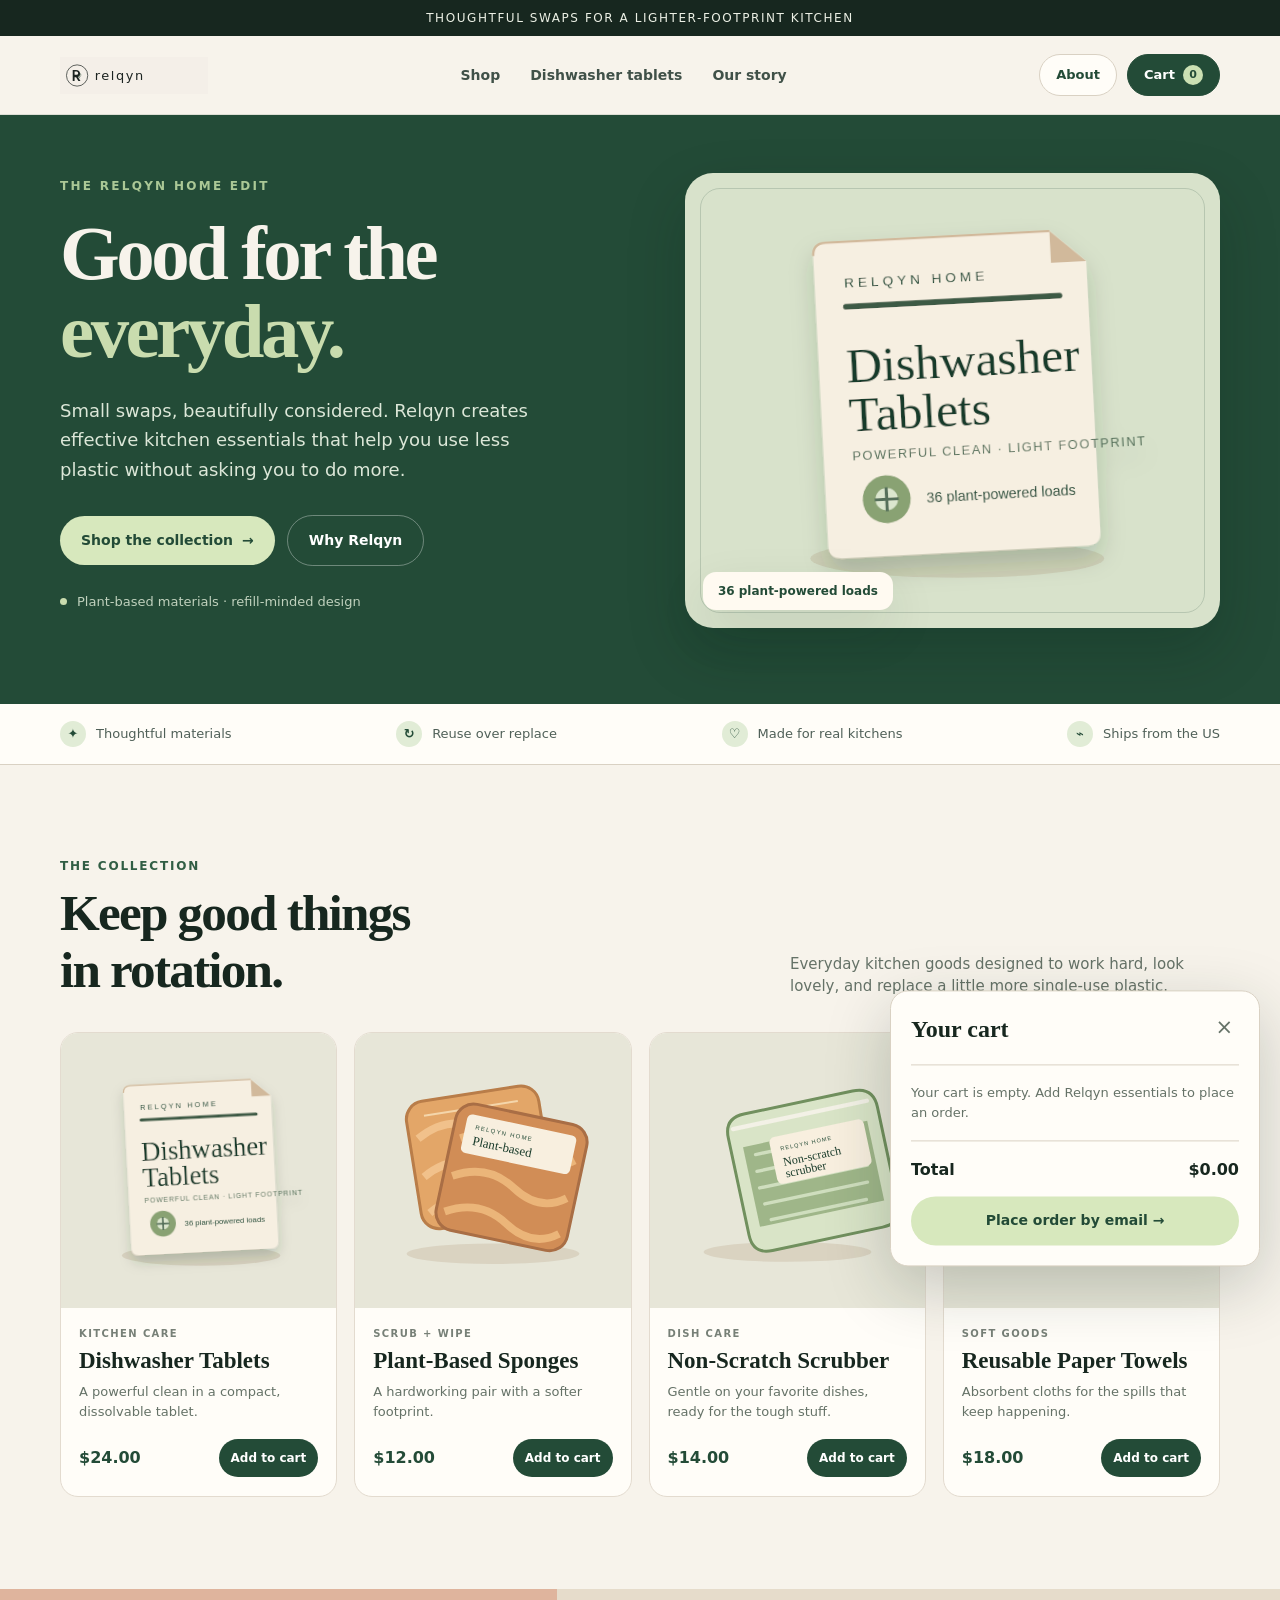
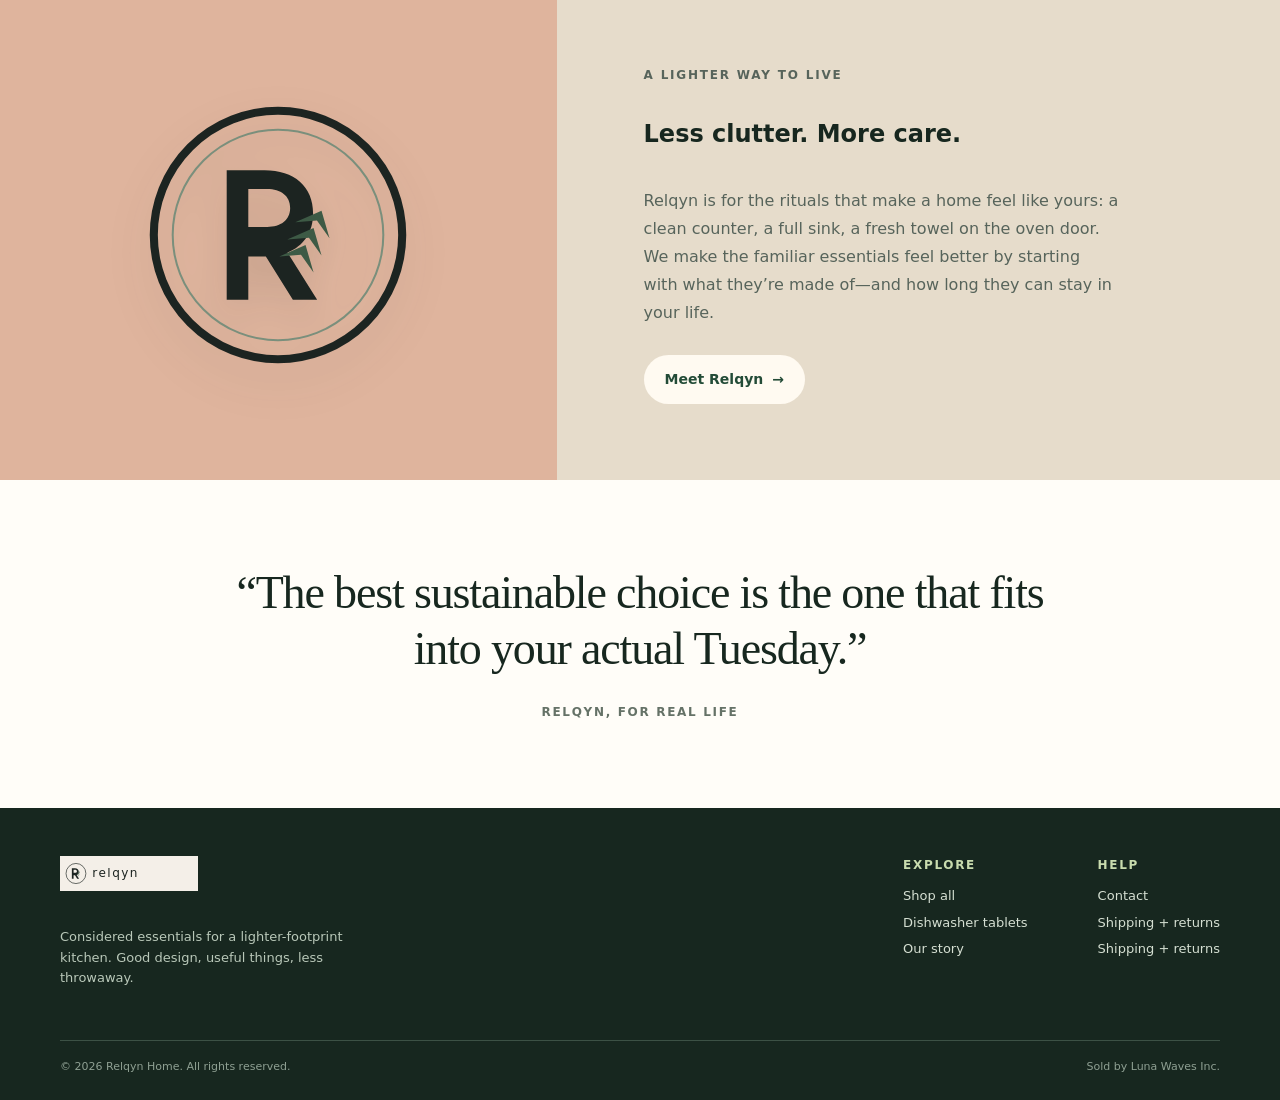
<file: index.html>
<!doctype html>
<html lang="en">
<head><meta charset="utf-8"><meta name="viewport" content="width=device-width, initial-scale=1"><title>Relqyn — a better clean for home</title><meta name="description" content="Relqyn makes considered, plastic-replacing essentials for the everyday kitchen."><link rel="stylesheet" href="styles.css"></head>
<body>
  <div class="utility">Thoughtful swaps for a lighter-footprint kitchen</div>
  <header class="site-header"><div class="container nav">
    <a href="index.html" aria-label="Relqyn home"><img class="brand-logo" src="assets/relqyn-lockup-horizontal.svg" alt="Relqyn"></a>
    <button class="menu-button" id="menu-button" aria-label="Open menu">☰</button>
    <nav class="nav-links" id="nav-links"><a href="index.html#shop">Shop</a><a href="products/dishwasher-tablets.html">Dishwasher tablets</a><a href="about.html">Our story</a></nav>
    <div class="nav-actions"><a class="nav-link-button" href="about.html">About</a><button class="cart-button cart-open" type="button">Cart <span class="cart-count">0</span></button></div>
  </div></header>
  <main>
    <section class="hero"><div class="container hero-grid"><div>
      <p class="eyebrow">The Relqyn home edit</p><h1>Good for the <em>everyday.</em></h1>
      <p class="hero-copy">Small swaps, beautifully considered. Relqyn creates effective kitchen essentials that help you use less plastic without asking you to do more.</p>
      <div class="button-row"><a class="button button-primary" href="#shop">Shop the collection <span>→</span></a><a class="button button-ghost" href="about.html">Why Relqyn</a></div>
      <p class="hero-note"><span></span> Plant-based materials · refill-minded design</p>
    </div><div class="hero-art"><img src="assets/dishwasher-tablets.svg" alt="Relqyn Dishwasher Tablets carton"><div class="floating-tag">36 plant-powered loads</div></div></div></section>
    <section class="strip"><div class="container strip-items"><div class="strip-item"><span class="strip-icon">✦</span> Thoughtful materials</div><div class="strip-item"><span class="strip-icon">↻</span> Reuse over replace</div><div class="strip-item"><span class="strip-icon">♡</span> Made for real kitchens</div><div class="strip-item"><span class="strip-icon">⌁</span> Ships from the US</div></div></section>
    <section class="section" id="shop"><div class="container"><div class="section-head"><div><p class="section-kicker">The collection</p><h2>Keep good things<br>in rotation.</h2></div><p class="section-intro">Everyday kitchen goods designed to work hard, look lovely, and replace a little more single-use plastic.</p></div>
      <div class="products-grid">
        <article class="product-card" data-product data-name="Dishwasher Tablets" data-price="24"><a class="product-image" href="products/dishwasher-tablets.html"><img src="assets/dishwasher-tablets.svg" alt="Dishwasher Tablets"></a><div class="product-info"><span class="product-type">Kitchen care</span><h3 class="product-name">Dishwasher Tablets</h3><p class="product-desc">A powerful clean in a compact, dissolvable tablet.</p><div class="product-bottom"><span class="price">$24.00</span><button class="add-button add-to-cart" type="button">Add to cart</button></div></div></article>
        <article class="product-card" data-product data-name="Plant-Based Sponges" data-price="12"><div class="product-image"><img src="assets/sponges.svg" alt="Plant-Based Sponges"></div><div class="product-info"><span class="product-type">Scrub + wipe</span><h3 class="product-name">Plant-Based Sponges</h3><p class="product-desc">A hardworking pair with a softer footprint.</p><div class="product-bottom"><span class="price">$12.00</span><button class="add-button add-to-cart" type="button">Add to cart</button></div></div></article>
        <article class="product-card" data-product data-name="Non-Scratch Dish Scrubber" data-price="14"><div class="product-image"><img src="assets/scrubber.svg" alt="Non-Scratch Dish Scrubber"></div><div class="product-info"><span class="product-type">Dish care</span><h3 class="product-name">Non-Scratch Scrubber</h3><p class="product-desc">Gentle on your favorite dishes, ready for the tough stuff.</p><div class="product-bottom"><span class="price">$14.00</span><button class="add-button add-to-cart" type="button">Add to cart</button></div></div></article>
        <article class="product-card" data-product data-name="Reusable Paper Towels" data-price="18"><div class="product-image"><img src="assets/towels.svg" alt="Reusable Paper Towels"></div><div class="product-info"><span class="product-type">Soft goods</span><h3 class="product-name">Reusable Paper Towels</h3><p class="product-desc">Absorbent cloths for the spills that keep happening.</p><div class="product-bottom"><span class="price">$18.00</span><button class="add-button add-to-cart" type="button">Add to cart</button></div></div></article>
      </div></div></section>
    <section class="story"><div class="story-grid"><div class="story-art"><img class="seal" src="assets/relqyn-leaf-seal.svg" alt="Relqyn leaf seal"></div><div class="story-copy"><p class="section-kicker">A lighter way to live</p><h2>Less clutter. More care.</h2><p>Relqyn is for the rituals that make a home feel like yours: a clean counter, a full sink, a fresh towel on the oven door. We make the familiar essentials feel better by starting with what they’re made of—and how long they can stay in your life.</p><div class="button-row"><a class="button button-light" href="about.html">Meet Relqyn <span>→</span></a></div></div></div></section>
    <section class="quote"><div class="container"><blockquote>“The best sustainable choice is the one that fits into your actual Tuesday.”</blockquote><cite>Relqyn, for real life</cite></div></section>
  </main>
  <footer class="site-footer"><div class="container"><div class="footer-grid"><div class="footer-brand"><img src="assets/relqyn-lockup-horizontal.svg" alt="Relqyn"><p>Considered essentials for a lighter-footprint kitchen. Good design, useful things, less throwaway.</p></div><div class="footer-links"><div><h4>Explore</h4><a href="#shop">Shop all</a><a href="products/dishwasher-tablets.html">Dishwasher tablets</a><a href="about.html">Our story</a></div><div><h4>Help</h4><a href="mailto:rosenbergjacobny@gmail.com">Contact</a><a href="shipping.html">Shipping + returns</a><a href="shipping.html">Shipping + returns</a></div></div></div><div class="copyright"><span>© 2026 Relqyn Home. All rights reserved.</span><span>Sold by Luna Waves Inc.</span></div></div></footer>
  <aside class="cart-drawer" id="cart-drawer" aria-label="Shopping cart"><button class="cart-close" type="button" aria-label="Close cart">×</button><h3>Your cart</h3><div class="cart-items" id="cart-items"></div><div class="cart-total"><span>Total</span><span id="cart-total">$0.00</span></div><button class="button button-primary" id="checkout" type="button" style="width:100%">Place order by email →</button></aside>
  <script src="script.js"></script>
</body></html>
</file>
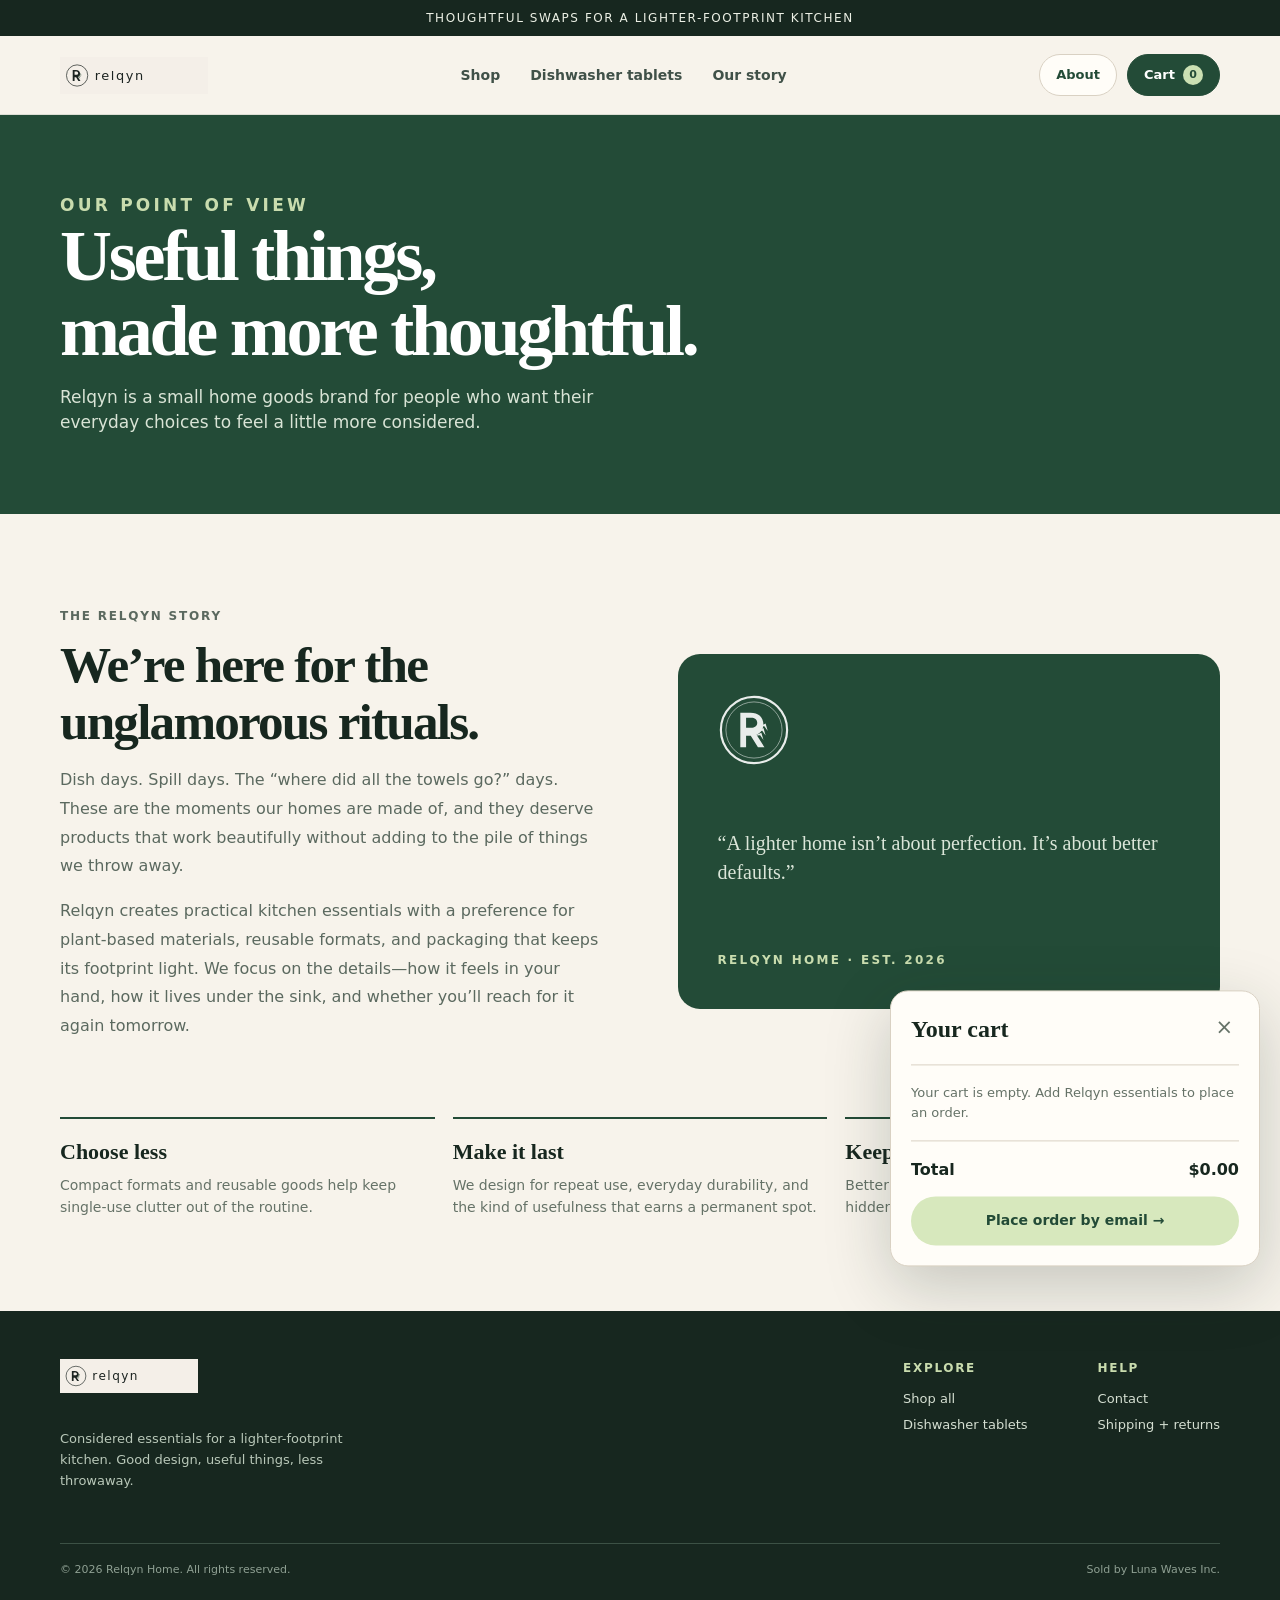
<file: about.html>
<!doctype html>
<html lang="en"><head><meta charset="utf-8"><meta name="viewport" content="width=device-width, initial-scale=1"><title>About Relqyn — everyday essentials, reconsidered</title><meta name="description" content="Learn about Relqyn and our approach to better everyday kitchen essentials."><link rel="stylesheet" href="styles.css"></head>
<body><div class="utility">Thoughtful swaps for a lighter-footprint kitchen</div><header class="site-header"><div class="container nav"><a href="index.html"><img class="brand-logo" src="assets/relqyn-lockup-horizontal.svg" alt="Relqyn"></a><button class="menu-button" id="menu-button" aria-label="Open menu">☰</button><nav class="nav-links" id="nav-links"><a href="index.html#shop">Shop</a><a href="products/dishwasher-tablets.html">Dishwasher tablets</a><a href="about.html">Our story</a></nav><div class="nav-actions"><a class="nav-link-button" href="about.html">About</a><button class="cart-button cart-open" type="button">Cart <span class="cart-count">0</span></button></div></div></header>
<main><section class="page-hero"><div class="container"><p class="eyebrow">Our point of view</p><h1>Useful things,<br>made more thoughtful.</h1><p>Relqyn is a small home goods brand for people who want their everyday choices to feel a little more considered.</p></div></section><section class="section"><div class="container about-grid"><div class="about-copy"><p class="section-kicker">The Relqyn story</p><h2>We’re here for the unglamorous rituals.</h2><p>Dish days. Spill days. The “where did all the towels go?” days. These are the moments our homes are made of, and they deserve products that work beautifully without adding to the pile of things we throw away.</p><p>Relqyn creates practical kitchen essentials with a preference for plant-based materials, reusable formats, and packaging that keeps its footprint light. We focus on the details—how it feels in your hand, how it lives under the sink, and whether you’ll reach for it again tomorrow.</p></div><div class="about-panel"><img class="seal" src="assets/relqyn-leaf-seal.svg" alt="Relqyn leaf seal"><p>“A lighter home isn’t about perfection. It’s about better defaults.”</p><span class="eyebrow" style="margin:0;color:#c9dcae">Relqyn Home · Est. 2026</span></div></div><div class="container"><div class="values"><div class="value-card"><h3>Choose less</h3><p>Compact formats and reusable goods help keep single-use clutter out of the routine.</p></div><div class="value-card"><h3>Make it last</h3><p>We design for repeat use, everyday durability, and the kind of usefulness that earns a permanent spot.</p></div><div class="value-card"><h3>Keep it lovely</h3><p>Better choices should feel good to live with—not hidden away, but right there in your kitchen.</p></div></div></div></section></main>
<footer class="site-footer"><div class="container"><div class="footer-grid"><div class="footer-brand"><img src="assets/relqyn-lockup-horizontal.svg" alt="Relqyn"><p>Considered essentials for a lighter-footprint kitchen. Good design, useful things, less throwaway.</p></div><div class="footer-links"><div><h4>Explore</h4><a href="index.html#shop">Shop all</a><a href="products/dishwasher-tablets.html">Dishwasher tablets</a></div><div><h4>Help</h4><a href="mailto:rosenbergjacobny@gmail.com">Contact</a><a href="shipping.html">Shipping + returns</a></div></div></div><div class="copyright"><span>© 2026 Relqyn Home. All rights reserved.</span><span>Sold by Luna Waves Inc.</span></div></div></footer><aside class="cart-drawer" id="cart-drawer" aria-label="Shopping cart"><button class="cart-close" type="button" aria-label="Close cart">×</button><h3>Your cart</h3><div class="cart-items" id="cart-items"></div><div class="cart-total"><span>Total</span><span id="cart-total">$0.00</span></div><button class="button button-primary" id="checkout" type="button" style="width:100%">Place order by email →</button></aside><script src="script.js"></script></body></html>
</file>
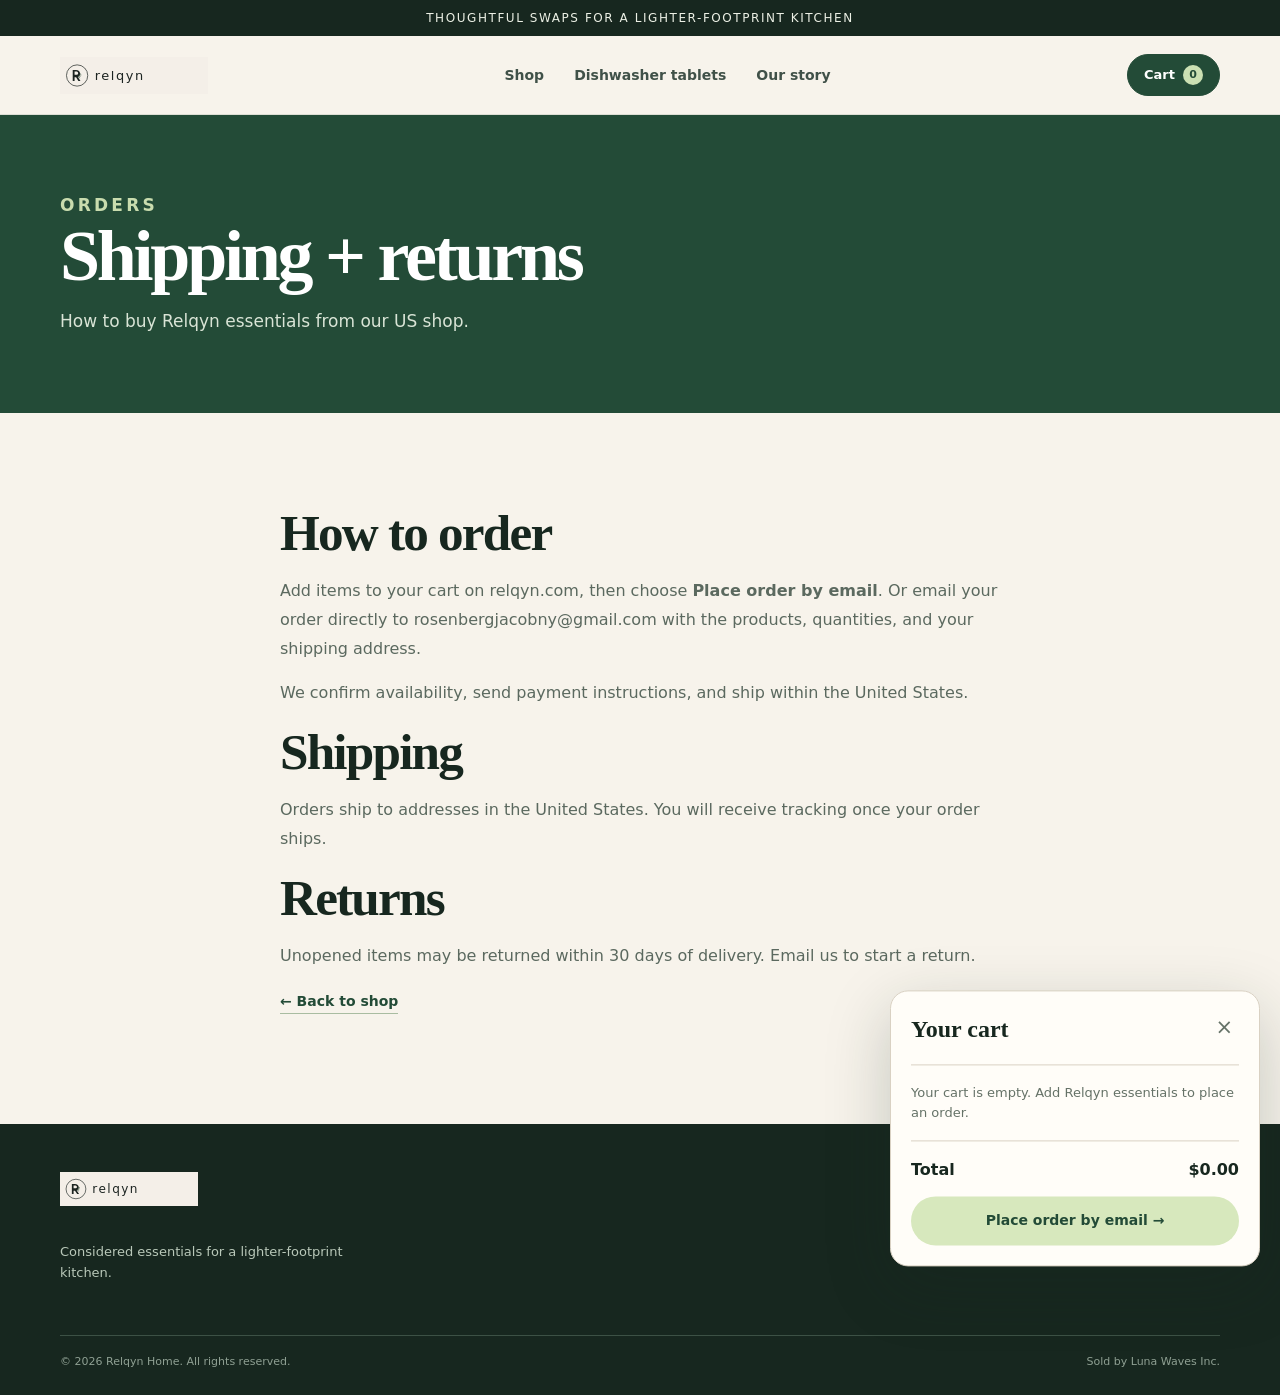
<file: shipping.html>
<!doctype html>
<html lang="en">
<head><meta charset="utf-8"><meta name="viewport" content="width=device-width, initial-scale=1"><title>Shipping + returns — Relqyn</title><link rel="stylesheet" href="styles.css"></head>
<body>
  <div class="utility">Thoughtful swaps for a lighter-footprint kitchen</div>
  <header class="site-header"><div class="container nav"><a href="index.html"><img class="brand-logo" src="assets/relqyn-lockup-horizontal.svg" alt="Relqyn"></a><nav class="nav-links" id="nav-links"><a href="index.html#shop">Shop</a><a href="products/dishwasher-tablets.html">Dishwasher tablets</a><a href="about.html">Our story</a></nav><div class="nav-actions"><button class="cart-button cart-open" type="button">Cart <span class="cart-count">0</span></button></div></div></header>
  <main>
    <section class="page-hero"><div class="container"><p class="eyebrow">Orders</p><h1>Shipping + returns</h1><p>How to buy Relqyn essentials from our US shop.</p></div></section>
    <section class="section"><div class="container about-copy" style="max-width:720px">
      <h2>How to order</h2>
      <p>Add items to your cart on <a href="index.html">relqyn.com</a>, then choose <strong>Place order by email</strong>. Or email your order directly to <a href="mailto:rosenbergjacobny@gmail.com">rosenbergjacobny@gmail.com</a> with the products, quantities, and your shipping address.</p>
      <p>We confirm availability, send payment instructions, and ship within the United States.</p>
      <h2>Shipping</h2>
      <p>Orders ship to addresses in the United States. You will receive tracking once your order ships.</p>
      <h2>Returns</h2>
      <p>Unopened items may be returned within 30 days of delivery. Email us to start a return.</p>
      <p><a class="text-link" href="index.html#shop">← Back to shop</a></p>
    </div></section>
  </main>
  <footer class="site-footer"><div class="container"><div class="footer-grid"><div class="footer-brand"><img src="assets/relqyn-lockup-horizontal.svg" alt="Relqyn"><p>Considered essentials for a lighter-footprint kitchen.</p></div><div class="footer-links"><div><h4>Explore</h4><a href="index.html#shop">Shop all</a><a href="about.html">Our story</a></div><div><h4>Help</h4><a href="mailto:rosenbergjacobny@gmail.com">Contact</a><a href="shipping.html">Shipping + returns</a></div></div></div><div class="copyright"><span>© 2026 Relqyn Home. All rights reserved.</span><span>Sold by Luna Waves Inc.</span></div></div></footer>
  <aside class="cart-drawer" id="cart-drawer" aria-label="Shopping cart"><button class="cart-close" type="button" aria-label="Close cart">×</button><h3>Your cart</h3><div class="cart-items" id="cart-items"></div><div class="cart-total"><span>Total</span><span id="cart-total">$0.00</span></div><button class="button button-primary" id="checkout" type="button" style="width:100%">Place order by email →</button></aside>
  <script src="script.js"></script>
</body></html>
</file>
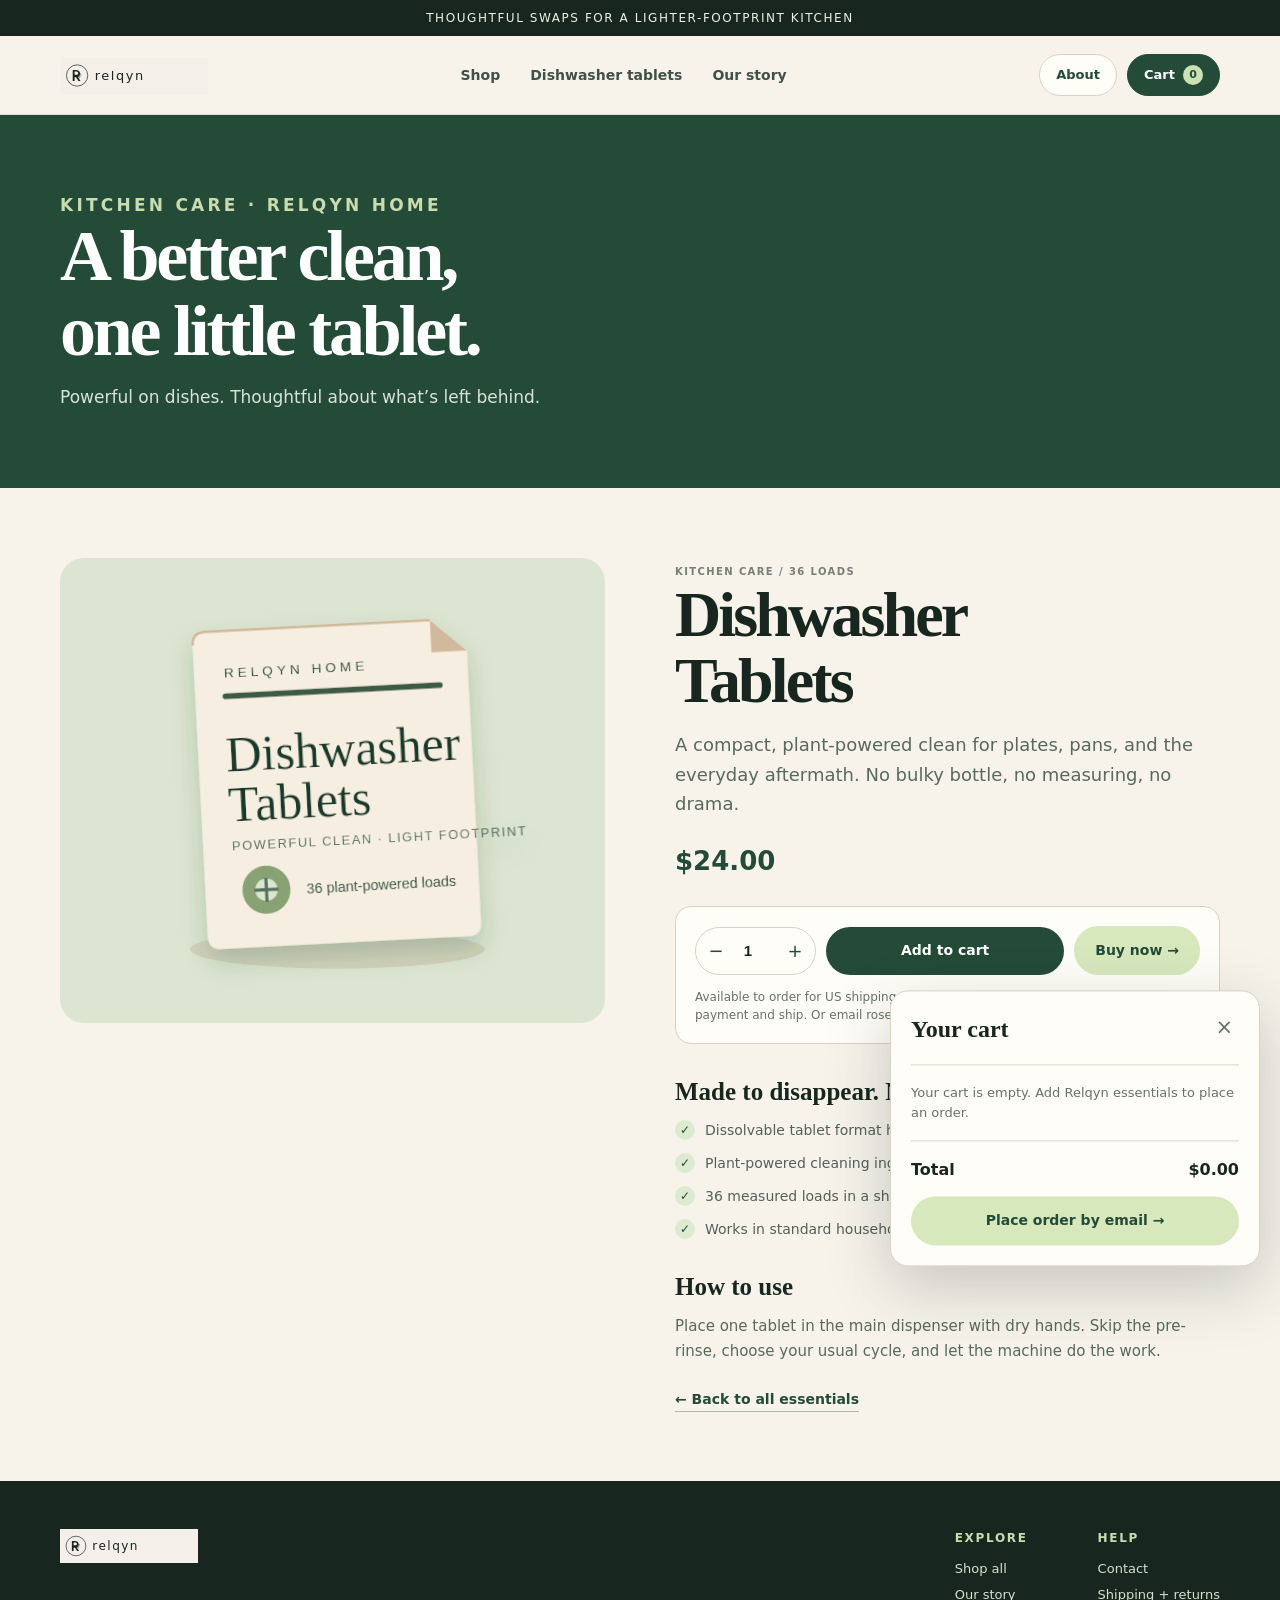
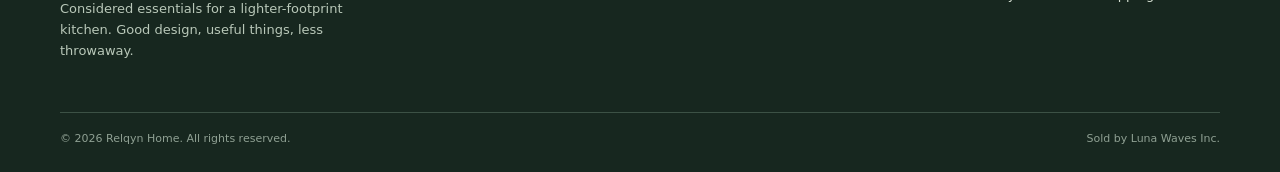
<file: products/dishwasher-tablets.html>
<!doctype html>
<html lang="en">
<head><meta charset="utf-8"><meta name="viewport" content="width=device-width, initial-scale=1"><title>Dishwasher Tablets — Relqyn</title><meta name="description" content="Relqyn Dishwasher Tablets: powerful plant-powered cleaning for 36 loads."><link rel="stylesheet" href="../styles.css"></head>
<body data-product data-name="Dishwasher Tablets" data-price="24">
  <div class="utility">Thoughtful swaps for a lighter-footprint kitchen</div>
  <header class="site-header"><div class="container nav"><a href="../index.html"><img class="brand-logo" src="../assets/relqyn-lockup-horizontal.svg" alt="Relqyn"></a><button class="menu-button" id="menu-button" aria-label="Open menu">☰</button><nav class="nav-links" id="nav-links"><a href="../index.html#shop">Shop</a><a href="dishwasher-tablets.html">Dishwasher tablets</a><a href="../about.html">Our story</a></nav><div class="nav-actions"><a class="nav-link-button" href="../about.html">About</a><button class="cart-button cart-open" type="button">Cart <span class="cart-count">0</span></button></div></div></header>
  <main><section class="page-hero"><div class="container"><p class="eyebrow">Kitchen care · Relqyn Home</p><h1>A better clean,<br>one little tablet.</h1><p>Powerful on dishes. Thoughtful about what’s left behind.</p></div></section>
    <section class="detail"><div class="container detail-grid"><div class="detail-visual"><img src="../assets/dishwasher-tablets.svg" alt="Relqyn Dishwasher Tablets carton"></div><div class="detail-content"><span class="product-type">Kitchen care / 36 loads</span><h1>Dishwasher<br>Tablets</h1><p class="lead">A compact, plant-powered clean for plates, pans, and the everyday aftermath. No bulky bottle, no measuring, no drama.</p><p class="detail-price">$24.00</p><div class="buy-box"><div class="buy-row"><div class="quantity"><button type="button" id="quantity-minus" aria-label="Decrease quantity">−</button><input id="quantity" type="number" min="1" value="1" aria-label="Quantity"><button type="button" id="quantity-plus" aria-label="Increase quantity">+</button></div><button class="add-button add-to-cart" type="button">Add to cart</button><button class="button button-primary buy-now" type="button">Buy now →</button></div><p class="buy-note">Available to order for US shipping. Place your order by email — we confirm payment and ship. Or email <a class="email-order" href="mailto:rosenbergjacobny@gmail.com">rosenbergjacobny@gmail.com</a>.</p></div><h3>Made to disappear. Not linger.</h3><ul class="check-list"><li>Dissolvable tablet format helps cut down on packaging.</li><li>Plant-powered cleaning ingredients for everyday dishes.</li><li>36 measured loads in a shelf-friendly refill carton.</li><li>Works in standard household dishwashers.</li></ul><h3>How to use</h3><p class="lead" style="font-size:15px">Place one tablet in the main dispenser with dry hands. Skip the pre-rinse, choose your usual cycle, and let the machine do the work.</p><a class="text-link" href="../index.html#shop">← Back to all essentials</a></div></div></section>
  </main>
  <footer class="site-footer"><div class="container"><div class="footer-grid"><div class="footer-brand"><img src="../assets/relqyn-lockup-horizontal.svg" alt="Relqyn"><p>Considered essentials for a lighter-footprint kitchen. Good design, useful things, less throwaway.</p></div><div class="footer-links"><div><h4>Explore</h4><a href="../index.html#shop">Shop all</a><a href="../about.html">Our story</a></div><div><h4>Help</h4><a href="mailto:rosenbergjacobny@gmail.com">Contact</a><a href="../shipping.html">Shipping + returns</a></div></div></div><div class="copyright"><span>© 2026 Relqyn Home. All rights reserved.</span><span>Sold by Luna Waves Inc.</span></div></div></footer>
  <aside class="cart-drawer" id="cart-drawer" aria-label="Shopping cart"><button class="cart-close" type="button" aria-label="Close cart">×</button><h3>Your cart</h3><div class="cart-items" id="cart-items"></div><div class="cart-total"><span>Total</span><span id="cart-total">$0.00</span></div><button class="button button-primary" id="checkout" type="button" style="width:100%">Place order by email →</button></aside><script src="../script.js"></script>
</body></html>
</file>
<file: styles.css>
:root{--ink:#17271f;--forest:#234b37;--forest-2:#315e44;--moss:#79966b;--cream:#f7f3eb;--paper:#fffdf8;--clay:#dfb49d;--sand:#e8dcc9;--line:#d9d1c3;--muted:#657267;--shadow:0 20px 50px rgba(25,54,39,.11)}
*{box-sizing:border-box}html{scroll-behavior:smooth}body{margin:0;background:var(--cream);color:var(--ink);font-family:'DM Sans',system-ui,sans-serif;line-height:1.5}a{color:inherit;text-decoration:none}button{font:inherit;cursor:pointer;border:0}.container{width:min(1160px,calc(100% - 40px));margin:0 auto}.utility{background:var(--ink);color:#ecf0e5;text-align:center;font-size:12px;letter-spacing:.13em;text-transform:uppercase;padding:9px 16px}.site-header{position:sticky;top:0;z-index:20;background:rgba(247,243,235,.95);backdrop-filter:blur(16px);border-bottom:1px solid rgba(36,75,55,.12)}.nav{height:78px;display:flex;align-items:center;justify-content:space-between;gap:24px}.brand-logo{width:148px;display:block}.nav-links{display:flex;align-items:center;gap:30px;color:#405148;font-size:14px;font-weight:600}.nav-links a:hover{color:var(--forest)}.nav-actions{display:flex;gap:10px;align-items:center}.nav-link-button,.cart-button{border:1px solid var(--line);background:var(--paper);border-radius:999px;padding:10px 16px;font-size:13px;font-weight:700;color:var(--forest)}.cart-button{background:var(--forest);color:#fff;border-color:var(--forest);display:inline-flex;gap:8px;align-items:center}.cart-count{background:#cbe0b3;color:var(--forest);border-radius:50%;min-width:20px;height:20px;display:grid;place-items:center;font-size:11px}.menu-button{display:none;background:none;font-size:24px;color:var(--forest)}
.hero{padding:58px 0 76px;background:var(--forest);color:#f7f3eb;overflow:hidden}.hero-grid{display:grid;grid-template-columns:1.02fr .98fr;align-items:center;gap:68px}.eyebrow{font-size:12px;letter-spacing:.19em;text-transform:uppercase;color:#abc896;font-weight:700;margin:0 0 20px}.hero h1{font-family:'Playfair Display',Georgia,serif;font-size:clamp(46px,6vw,80px);line-height:1.02;letter-spacing:-.045em;margin:0 0 24px;font-weight:600}.hero h1 em{color:#c9dcae;font-style:normal}.hero-copy{font-size:18px;line-height:1.65;max-width:500px;color:#dce7d8;margin:0 0 30px}.button-row{display:flex;gap:12px;align-items:center;flex-wrap:wrap}.button{display:inline-flex;align-items:center;justify-content:center;gap:9px;padding:14px 21px;border-radius:999px;font-weight:700;font-size:14px;transition:transform .2s,box-shadow .2s,background .2s}.button:hover{transform:translateY(-2px);box-shadow:0 8px 18px rgba(0,0,0,.12)}.button-primary{background:#d7e8bd;color:var(--forest)}.button-light{background:#fffaf1;color:var(--forest)}.button-ghost{border:1px solid rgba(255,255,255,.34);color:#fff;background:transparent}.hero-note{display:flex;gap:10px;align-items:center;margin-top:26px;color:#c0d1bd;font-size:13px}.hero-note span{width:7px;height:7px;background:#c9dcae;border-radius:50%}.hero-art{position:relative;background:#d8e2cb;border-radius:28px;padding:20px;min-height:435px;display:grid;place-items:center;box-shadow:0 24px 60px rgba(7,31,20,.2)}.hero-art:before{content:'';position:absolute;inset:15px;border:1px solid rgba(35,75,55,.18);border-radius:20px}.hero-art img{width:100%;max-width:510px;position:relative}.floating-tag{position:absolute;left:18px;bottom:18px;background:#fffaf1;color:var(--forest);padding:10px 15px;border-radius:13px;font-size:12px;font-weight:700;box-shadow:var(--shadow)}
.strip{background:var(--paper);border-bottom:1px solid var(--line);padding:17px 0}.strip-items{display:flex;justify-content:space-between;gap:18px;flex-wrap:wrap}.strip-item{display:flex;gap:10px;align-items:center;color:#506058;font-size:13px}.strip-icon{width:26px;height:26px;border-radius:50%;display:grid;place-items:center;background:#e1ecd6;color:var(--forest);font-weight:700}
.section{padding:92px 0}.section-head{display:flex;justify-content:space-between;align-items:end;gap:24px;margin-bottom:34px}.section-kicker{color:var(--forest-2);font-size:12px;font-weight:700;letter-spacing:.15em;text-transform:uppercase;margin:0 0 10px}.section h2{font-family:'Playfair Display',Georgia,serif;font-size:clamp(34px,4vw,53px);line-height:1.1;letter-spacing:-.035em;margin:0;color:var(--ink)}.section-intro{max-width:430px;color:var(--muted);font-size:15px;margin:0}.text-link{color:var(--forest);font-size:14px;font-weight:700;border-bottom:1px solid #a9bca1;padding-bottom:4px}.products-grid{display:grid;grid-template-columns:repeat(4,1fr);gap:17px}.product-card{background:var(--paper);border:1px solid #e3dbcf;border-radius:18px;overflow:hidden;display:flex;flex-direction:column;min-width:0;transition:transform .25s,box-shadow .25s}.product-card:hover{transform:translateY(-5px);box-shadow:var(--shadow)}.product-image{background:#e7e6d8;aspect-ratio:1/1;padding:4px;display:grid;place-items:center}.product-image img{width:100%;height:100%;object-fit:contain}.product-info{padding:18px 18px 19px;display:flex;flex-direction:column;flex:1}.product-type{text-transform:uppercase;letter-spacing:.14em;font-size:10px;color:#778077;font-weight:700;margin-bottom:7px}.product-name{font-family:'Playfair Display',Georgia,serif;font-size:23px;line-height:1.12;margin:0 0 8px;color:var(--ink)}.product-desc{font-size:13px;color:var(--muted);line-height:1.55;margin:0 0 17px}.product-bottom{display:flex;justify-content:space-between;gap:9px;align-items:center;margin-top:auto}.price{font-weight:700;color:var(--forest);font-size:16px}.add-button{border-radius:999px;padding:10px 12px;background:var(--forest);color:#fff;font-weight:700;font-size:12px;white-space:nowrap}.add-button:hover{background:var(--forest-2)}
.story{background:#e6dccb;padding:0}.story-grid{display:grid;grid-template-columns:.87fr 1.13fr;min-height:470px}.story-art{background:var(--clay);display:grid;place-items:center;overflow:hidden}.story-art .seal{width:min(62%,270px);filter:drop-shadow(0 18px 20px rgba(50,47,35,.13))}.story-copy{padding:76px 10% 76px 12%;display:flex;flex-direction:column;justify-content:center}.story-copy h2{max-width:470px;margin-bottom:19px}.story-copy p{color:#57645b;max-width:475px;line-height:1.75}.story-copy .button-row{margin-top:12px}
.quote{padding:85px 0;background:var(--paper);text-align:center}.quote blockquote{font-family:'Playfair Display',Georgia,serif;font-size:clamp(27px,4vw,46px);line-height:1.22;max-width:850px;margin:0 auto 22px;letter-spacing:-.025em}.quote cite{font-size:12px;text-transform:uppercase;letter-spacing:.14em;font-style:normal;color:var(--muted);font-weight:700}
.page-hero{background:var(--forest);color:#fff;padding:78px 0}.page-hero .eyebrow{color:#c9dcae}.page-hero h1{font-family:'Playfair Display',Georgia,serif;font-size:clamp(44px,6vw,72px);line-height:1.05;margin:0 0 15px;letter-spacing:-.045em}.page-hero p{max-width:580px;color:#d9e4d6;font-size:17px;margin:0}.detail{padding:70px 0}.detail-grid{display:grid;grid-template-columns:1fr 1fr;gap:70px;align-items:start}.detail-visual{background:#dce5d1;border-radius:24px;padding:24px;position:sticky;top:110px}.detail-visual img{display:block;width:100%}.detail-content .product-type{margin-top:6px}.detail-content h1{font-family:'Playfair Display',Georgia,serif;font-size:clamp(40px,5vw,64px);line-height:1.03;letter-spacing:-.045em;margin:0 0 16px}.detail-content .lead{font-size:18px;color:#59695d;line-height:1.65;margin:0 0 23px}.detail-price{font-size:26px;font-weight:700;color:var(--forest);margin:0 0 25px}.buy-box{background:var(--paper);border:1px solid var(--line);border-radius:16px;padding:19px;margin-bottom:29px}.buy-row{display:flex;gap:10px;align-items:center}.quantity{display:flex;border:1px solid var(--line);border-radius:999px;overflow:hidden;height:48px}.quantity button{width:40px;background:transparent;color:var(--forest);font-size:18px}.quantity input{width:39px;border:0;background:transparent;text-align:center;font-weight:700;color:var(--ink);font-size:15px}.buy-row .add-button{height:48px;flex:1;font-size:14px}.buy-note{margin:13px 0 0;color:var(--muted);font-size:12px}.detail-content h3{font-family:'Playfair Display',Georgia,serif;font-size:25px;margin:28px 0 9px}.check-list{padding:0;margin:0;list-style:none;display:grid;gap:12px}.check-list li{display:flex;gap:10px;color:#536158;font-size:14px}.check-list li:before{content:'✓';width:20px;height:20px;background:#dcebd0;border-radius:50%;display:grid;place-items:center;color:var(--forest);font-size:12px;font-weight:700;flex:0 0 auto}
.about-grid{display:grid;grid-template-columns:1fr 1fr;gap:75px;align-items:center}.about-copy p{color:#5b695f;line-height:1.8}.about-panel{background:var(--forest);color:#f6f1e7;border-radius:22px;padding:40px;min-height:355px;display:flex;flex-direction:column;justify-content:space-between}.about-panel .seal{width:72px;height:72px;filter:brightness(0) invert(1);opacity:.9}.about-panel p{color:#dbe6d9;font-size:20px;line-height:1.45;font-family:'Playfair Display',Georgia,serif;margin:25px 0}.values{display:grid;grid-template-columns:repeat(3,1fr);gap:18px;margin-top:60px}.value-card{border-top:2px solid var(--forest);padding-top:16px}.value-card h3{font-family:'Playfair Display',Georgia,serif;font-size:22px;margin:0 0 6px}.value-card p{color:var(--muted);font-size:14px;margin:0;line-height:1.6}
.site-footer{background:var(--ink);color:#e8efe3;padding:48px 0 24px}.footer-grid{display:flex;justify-content:space-between;gap:40px;align-items:start}.footer-brand{max-width:290px}.footer-brand img{width:138px;background:#f4efe8;margin-bottom:16px}.footer-brand p{color:#b9c8b9;font-size:13px;line-height:1.6}.footer-links{display:flex;gap:70px}.footer-links h4{margin:0 0 12px;font-size:12px;text-transform:uppercase;letter-spacing:.14em;color:#c9dcae}.footer-links a{display:block;font-size:13px;color:#d5dfd2;margin:7px 0}.copyright{border-top:1px solid #3c5145;margin-top:38px;padding-top:18px;color:#8fa093;font-size:11px;display:flex;justify-content:space-between;gap:12px}
.cart-drawer{position:fixed;right:20px;bottom:20px;z-index:30;background:var(--paper);border:1px solid var(--line);box-shadow:0 20px 65px rgba(22,43,32,.22);border-radius:18px;width:min(370px,calc(100% - 40px));padding:20px;transform:translateY(140%);transition:transform .3s}.cart-drawer.open{transform:translateY(0)}.cart-drawer h3{margin:0;font-family:'Playfair Display',Georgia,serif;font-size:24px}.cart-close{float:right;background:none;font-size:21px;color:var(--muted)}.cart-items{margin:17px 0;border-top:1px solid var(--line);border-bottom:1px solid var(--line);padding:10px 0;max-height:180px;overflow:auto}.cart-item{display:flex;justify-content:space-between;gap:10px;padding:8px 0;font-size:13px}.cart-item small{display:block;color:var(--muted);margin-top:2px}.cart-total{display:flex;justify-content:space-between;font-weight:700;margin-bottom:14px}.empty-cart{color:var(--muted);font-size:13px;margin:8px 0}.toast{position:fixed;left:50%;bottom:22px;transform:translate(-50%,120px);background:var(--ink);color:#fff;padding:12px 18px;border-radius:999px;font-size:13px;z-index:40;transition:transform .3s}.toast.show{transform:translate(-50%,0)}
@media (max-width:900px){.hero-grid,.detail-grid,.about-grid,.story-grid{grid-template-columns:1fr}.hero{padding-top:40px}.hero-art{min-height:330px}.products-grid{grid-template-columns:repeat(2,1fr)}.detail-visual{position:static;max-width:620px;margin:auto}.story-art{min-height:300px}.story-copy{padding:55px 8%}.about-panel{min-height:290px}.nav-links{gap:16px}.footer-links{gap:35px}}
@media (max-width:620px){.container{width:min(100% - 28px,1160px)}.utility{font-size:10px;letter-spacing:.09em}.nav{height:68px}.brand-logo{width:128px}.menu-button{display:block}.nav-links{display:none;position:absolute;top:68px;left:0;right:0;background:var(--cream);border-bottom:1px solid var(--line);padding:15px 18px;flex-direction:column;align-items:flex-start;gap:14px}.nav-links.open{display:flex}.nav-actions .nav-link-button{display:none}.hero h1{font-size:49px}.hero-copy{font-size:16px}.hero-art{min-height:280px}.strip-items{display:grid;grid-template-columns:1fr 1fr}.strip-item{font-size:12px}.section{padding:64px 0}.section-head{display:block}.section-intro{margin-top:15px}.products-grid{gap:10px}.product-info{padding:14px 12px}.product-name{font-size:19px}.product-desc{font-size:12px}.product-bottom{align-items:flex-start;flex-direction:column;gap:9px}.add-button{width:100%}.footer-grid,.footer-links{flex-direction:column;gap:28px}.footer-links{display:flex}.copyright{display:block}.copyright span{display:block;margin-top:6px}.detail{padding:42px 0}.detail-grid{gap:35px}.detail-content h1{font-size:45px}.buy-row{align-items:stretch}.quantity{height:48px}.about-grid{gap:35px}.values{grid-template-columns:1fr;gap:27px;margin-top:38px}}
</file>
